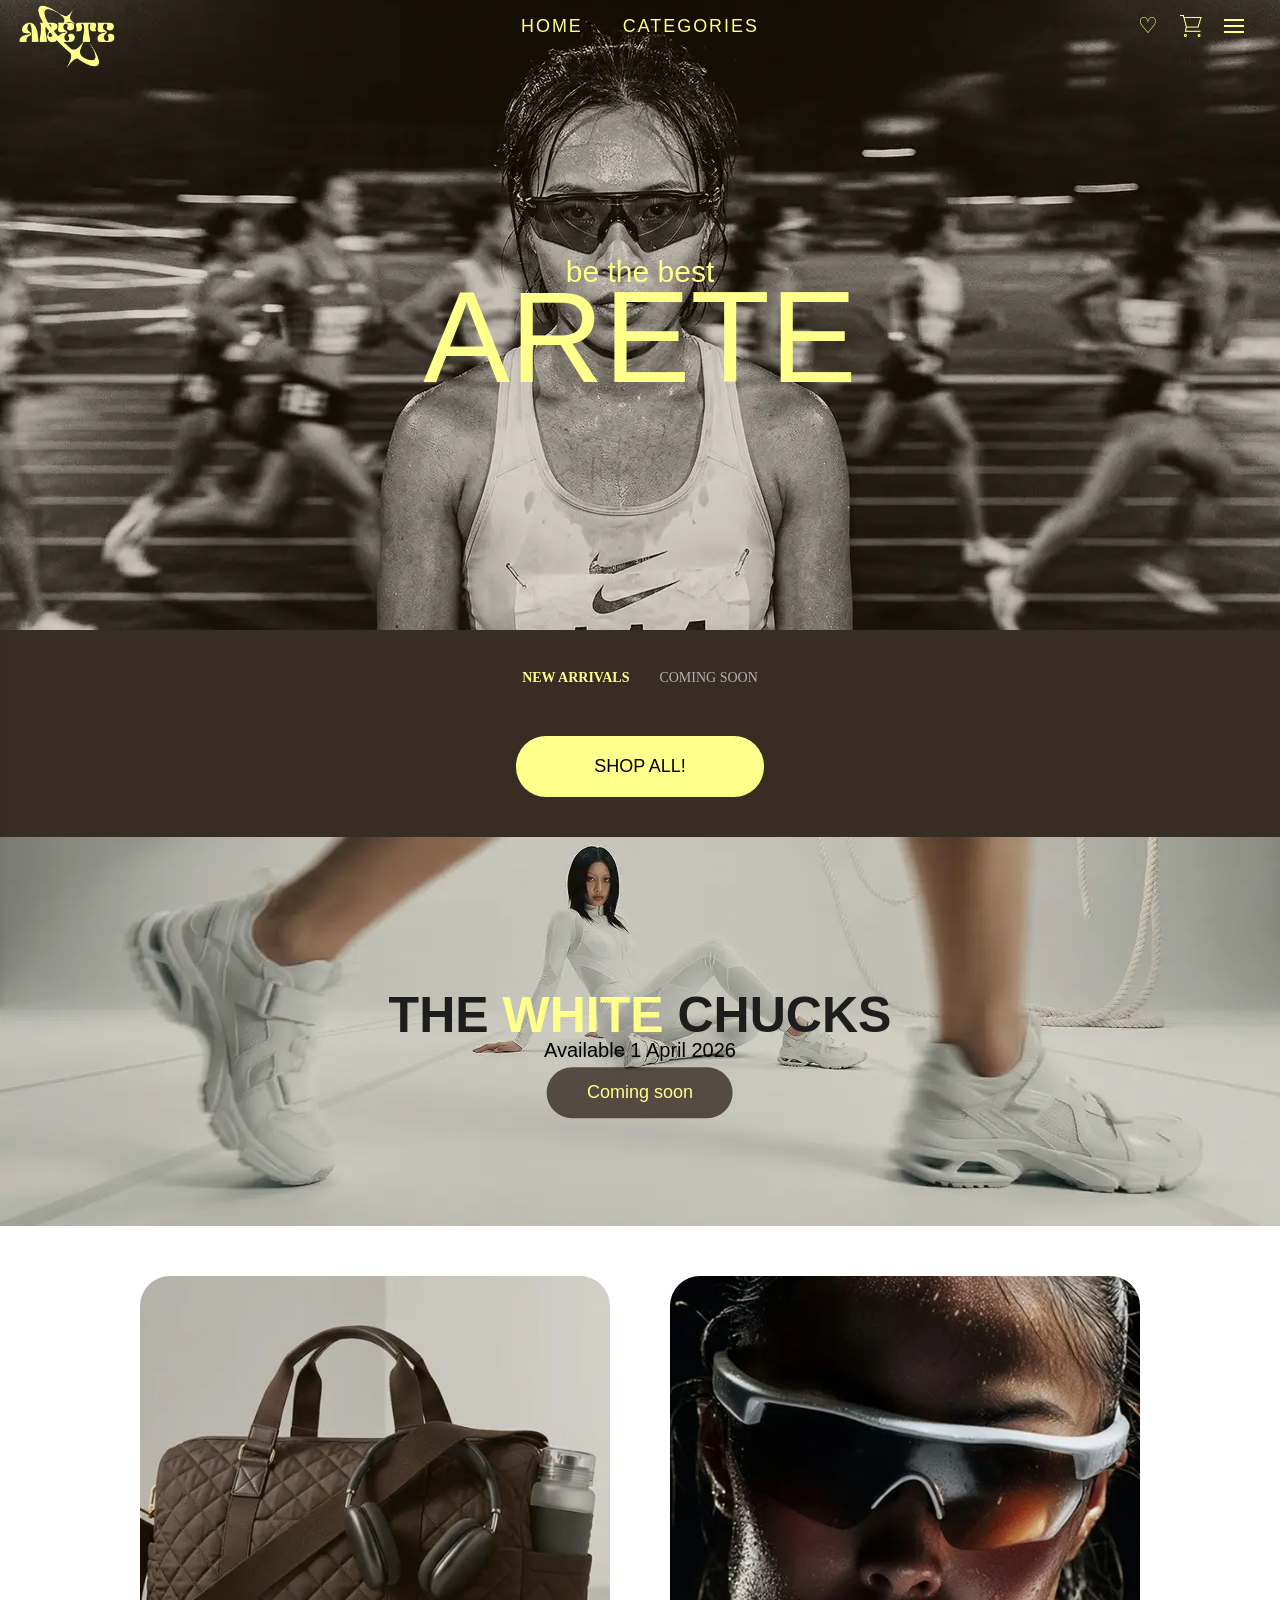
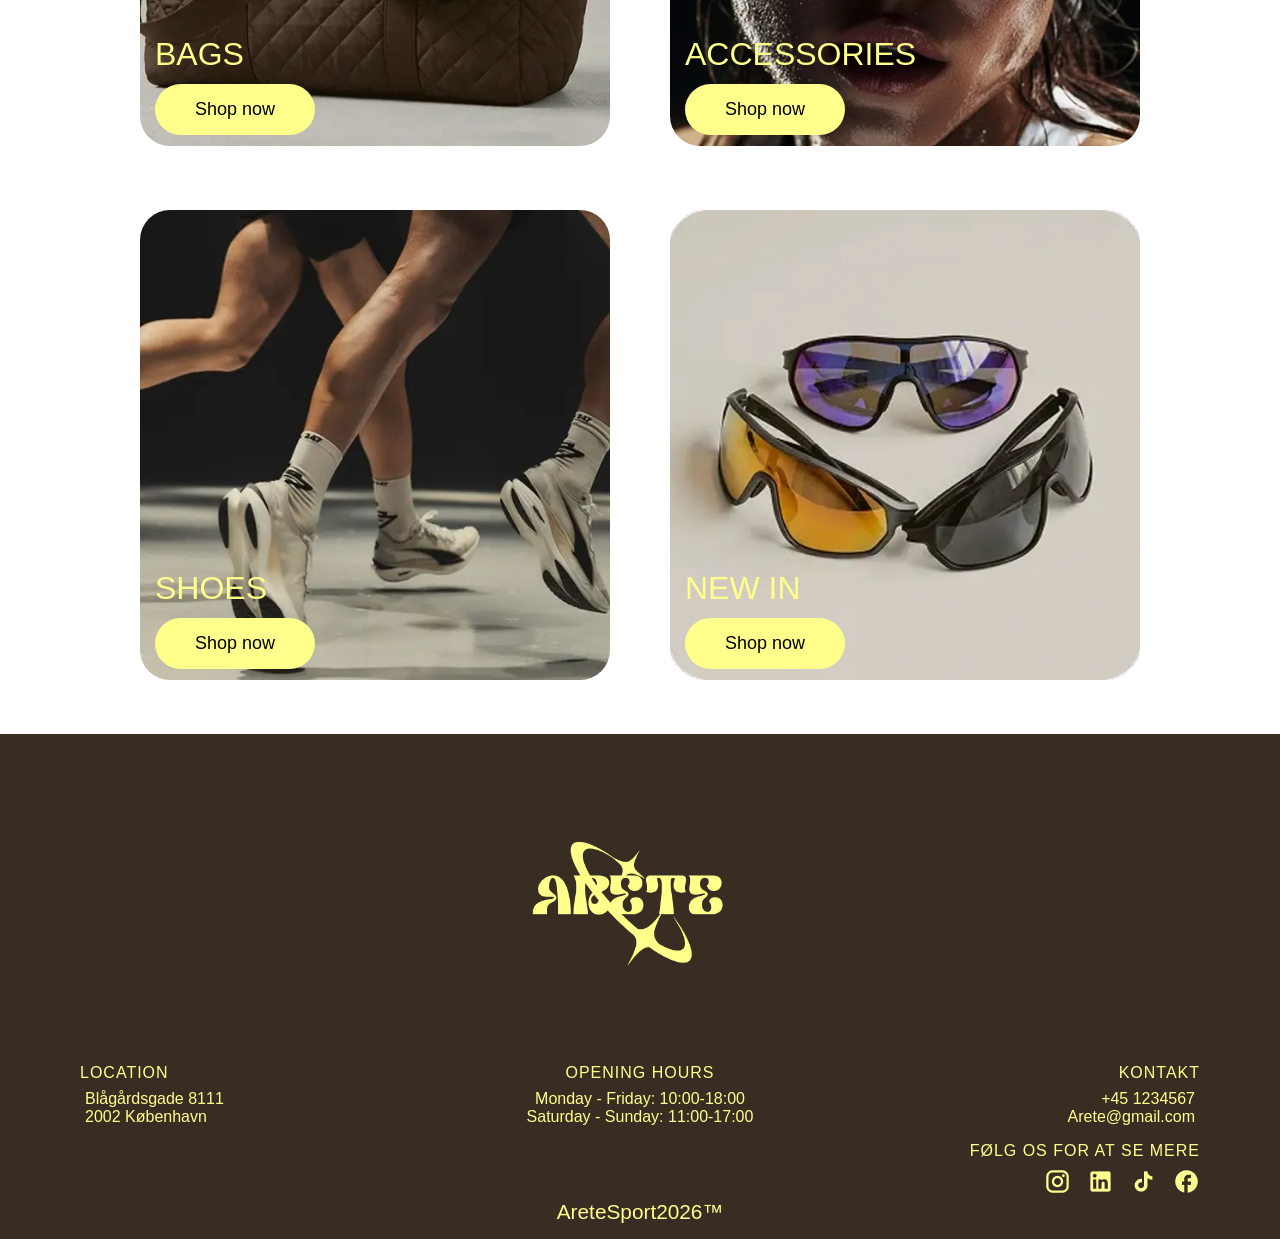
<file: index.html>
<!doctype html>
<html lang="en">
  <head>
    <meta charset="UTF-8" />
    <meta name="viewport" content="width=device-width, initial-scale=1.0" />
    <title>ARETE</title>
    <link rel="icon" type="image/svg+xml" href="img.categorylist/favicon2.png" />
    <link rel="stylesheet" href="css/generel.css" />
    <link rel="stylesheet" href="css/index.css" />
    <link rel="stylesheet" href="css/cart.css" />
    <link rel="stylesheet" href="css/favourites.css" />
    <link rel="stylesheet" href="fonts/AlbertSans-VariableFont_wght.woff" />
    <link rel="stylesheet" href="fonts/Archivo-VariableFont_wdth,wght.woff" />
    <link rel="stylesheet" href="fonts/ArchivoBlack-Regular.woff" />
    <link rel="stylesheet" href="fonts/ArchivoNarrow-VariableFont_wght.woff" />
  </head>
  <body>
    <header>
      <div class="topbar">
        <a class="logo" href="index.html">
          <img src="img.categorylist/logo4.png" alt="Logo" />
        </a>

        <nav class="main-nav" aria-label="Primær navigation">
          <a href="index.html">HOME</a>
          <a href="categorylist.html">CATEGORIES</a>
        </nav>

        <div class="actions">
          <button id="favorites-icon" class="nav-icon">♡<span class="favorites-bubble">0</span></button>
          <img src="img.categorylist/Vector_result.webp" alt="kurv" class="icon" />
          <!--  <div id="cart-icon">
            <i class="ri-shopping-cart-2-line"></i>
            <span class="cart-item-count"></span>
          </div> -->

          <button class="burger" id="burgerBtn"><span></span><span></span><span></span></button>
          <div class="burger-dropdown" id="burgerDropdown">
            <a href="index.html">HOME</a>
            <a href="categorylist.html">CATEGORIES</a>
          </div>
        </div>
      </div>
    </header>

    <div class="cart">
      <h2>Your Cart</h2>
      <div class="cart-content">
        <div class="cart-box"></div>
        <div class="total">
          <div class="total-title">Total</div>
          <div class="total-price">DKK,-</div>
        </div>
        <button class="btn-buy">Go to checkout</button>
        <i class="ri-close-line" id="cart-close"></i>
      </div>
    </div>

    <main>
      <section class="hero">
        <img class="heropicture" src="img.index/landing.webp" />
        <p class="subtitle">be the best</p>
        <h1 class="hero-title">ARETE</h1>
      </section>

      <section class="products">
        <div class="product-tabs">
          <span class="active">NEW ARRIVALS</span>
          <span class="coming-soon">COMING SOON</span>
        </div>

        <div class="product-grid"></div>

        <div class="shop-all">
          <button href="categorylist.html">SHOP ALL!</button>
        </div>
      </section>

      <section class="promo">
        <img class="chucks" src="img.index/chucks.webp" />
        <div class="promo-indhold">
          <h2 class="chucks-h2">THE <span>WHITE</span> CHUCKS</h2>
          <p class="chucks-p">Available 1 April 2026</p>
          <button href="" class="shop-now">Coming soon</button>
        </div>
      </section>

      <section class="categories">
        <div class="category">
          <img src="img.index/b1.webp" alt="tasker" />
          <h3>BAGS</h3>
          <!-- <button href="https://www.dr.dk/" class="shop-now">Shop now</button> -->
          <a href="productlist.html?category=womens-bags" class="shop-now">Shop now</a>
        </div>
        <!-- productlist.html?category=womens-bags -->
        <div class="category">
          <img src="img.index/b2.webp" alt="accessories" />
          <h3>ACCESSORIES</h3>
          <a href="categorylist.html" class="shop-now">Shop now</a>
        </div>

        <div class="category">
          <img src="img.index/b3.webp" alt="sko" />
          <h3>SHOES</h3>
          <a href="categorylist.html" class="shop-now">Shop now</a>
        </div>

        <div class="category">
          <img src="img.index/Sunglasses.webp" alt="Nye arrivals" />
          <h3>NEW IN</h3>
          <a href="productlist.html?category=sunglasses" class="shop-now">Shop now</a>
        </div>
      </section>
    </main>

    <footer class="footer">
      <!-- <h2 class="footer-title">ARETE</h2> -->
      <img class="footerlogo" src="img.categorylist/logo4.png" />
      <div class="grid-3">
        <div class="footer-section-location">
          <h3>LOCATION</h3>
          <p>Blågårdsgade 8111<br />2002 København</p>
        </div>
        <div class="footer-section-hours">
          <h3>OPENING HOURS</h3>
          <p>
            Monday - Friday: 10:00-18:00<br />
            Saturday - Sunday: 11:00-17:00
          </p>
        </div>
        <div class="footer-section-contact">
          <h3>KONTAKT</h3>
          <p>+45 1234567<br />Arete@gmail.com</p>

          <h3>FØLG OS FOR AT SE MERE</h3>
          <div class="icons">
            <img src="icons.footer/insta.webp" />
            <img src="icons.footer/linkedin.webp" />
            <img src="icons.footer/tiktok.webp" />
            <img src="icons.footer/facebook.webp" />
          </div>
        </div>
      </div>
      <p>AreteSport2026™</p>
    </footer>
    <script src="js/index.js"></script>
  </body>
</html>
</file>
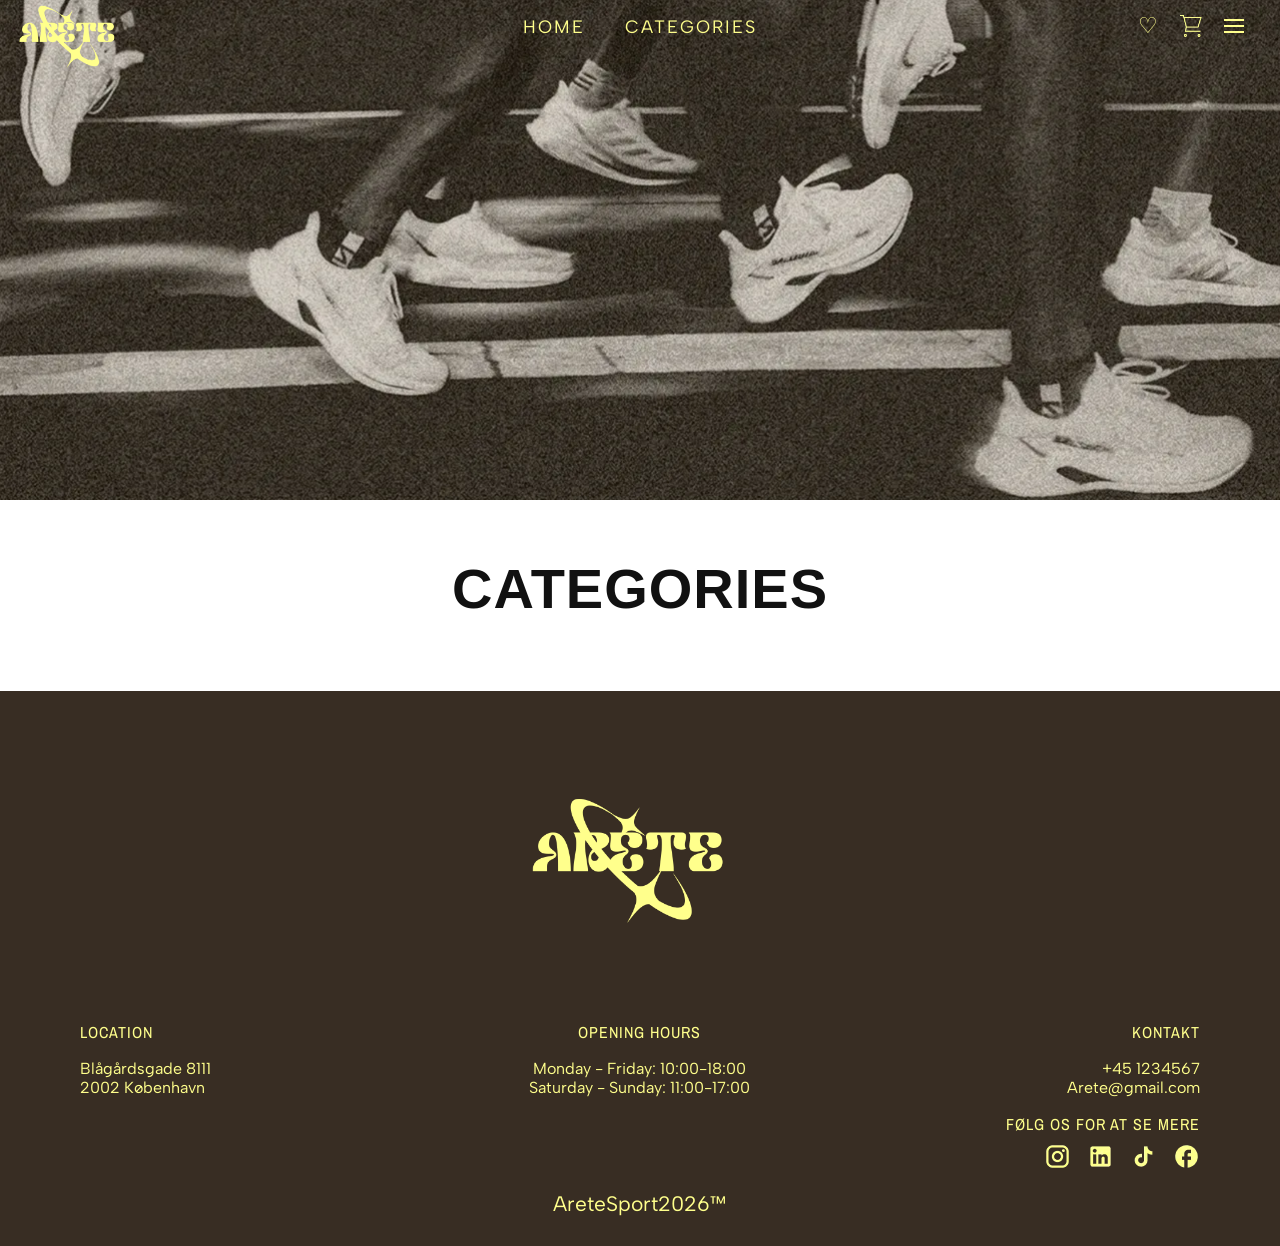
<file: categorylist.html>
<!doctype html>
<html lang="en">
  <head>
    <meta charset="UTF-8" />
    <meta name="viewport" content="width=device-width, initial-scale=1.0" />
    <title>ARETE</title>
    <link rel="icon" type="image/svg+xml" href="img.categorylist/favicon2.png" />
    <link rel="stylesheet" href="css/generel.css" />
    <link rel="stylesheet" href="css/categorylist.css" />
    <link rel="stylesheet" href="css/generel.css" />
    <link rel="stylesheet" href="fonts/AlbertSans-VariableFont_wght.woff" />
    <link rel="stylesheet" href="fonts/Archivo-VariableFont_wdth,wght.woff" />
    <link rel="stylesheet" href="fonts/ArchivoBlack-Regular.woff" />
    <link rel="stylesheet" href="fonts/ArchivoNarrow-VariableFont_wght.woff" />
    <script src="js/categorylist.js" defer></script>
  </head>
  <!-- HERO -->
  <body>
    <header class="hero">
      <!-- topbar oven på billedet -->
      <div class="topbar">
        <a href="/" class="logo"><img src="img.categorylist/logo4.png" alt="logo" /></a>

        <nav class="main-nav" aria-label="Primær navigation">
          <a href="index.html">HOME</a>
          <a href="categorylist.html">CATEGORIES</a>
        </nav>

        <div class="actions">
          <button class="nav-icon">♡</button>
          <img src="img.categorylist/Vector_result.webp" alt="kurv" class="icon" />

          <button class="burger" id="burgerBtn"><span></span><span></span><span></span></button>
          <div class="burger-dropdown" id="burgerDropdown">
            <a href="index.html">HOME</a>
            <a href="categorylist.html">CATEGORIES</a>
          </div>
        </div>
      </div>
    </header>

    <!-- MAIN -->
    <main>
      <section class="section accessories">
        <h1 class="section-title">CATEGORIES</h1>

        <div class="cards"></div>
      </section>
    </main>
    <footer class="footer">
      <img class="footerlogo" src="img.categorylist/logo4.png" />
      <div class="grid-3">
        <div class="footer-section-location">
          <h3>LOCATION</h3>
          <p>Blågårdsgade 8111<br />2002 København</p>
        </div>
        <div class="footer-section-hours">
          <h3>OPENING HOURS</h3>
          <p>
            Monday - Friday: 10:00-18:00<br />
            Saturday - Sunday: 11:00-17:00
          </p>
        </div>
        <div class="footer-section-contact">
          <h3>KONTAKT</h3>
          <p>+45 1234567<br />Arete@gmail.com</p>

          <h3>FØLG OS FOR AT SE MERE</h3>
          <div class="icons">
            <img src="icons.footer/insta.webp" />
            <img src="icons.footer/linkedin.webp" />
            <img src="icons.footer/tiktok.webp" />
            <img src="icons.footer/facebook.webp" />
          </div>
        </div>
      </div>
      <p>AreteSport2026™</p>
    </footer>
  </body>
</html>
</file>
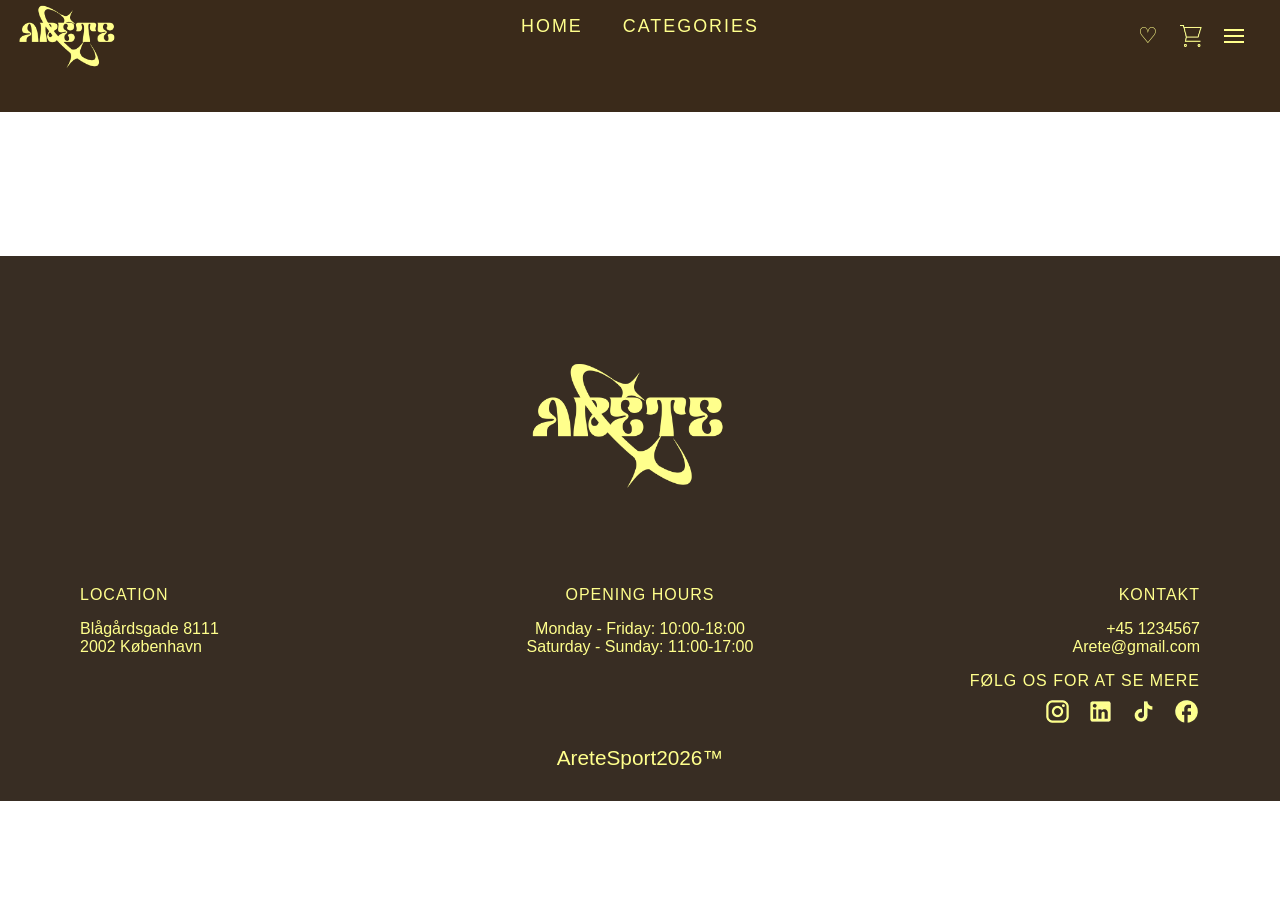
<file: productdetail.html>
<!doctype html>
<html lang="en">
  <head>
    <meta charset="UTF-8" />
    <meta name="viewport" content="width=device-width, initial-scale=1.0" />
    <title>ARETE</title>
    <link rel="icon" type="image/svg+xml" href="img.categorylist/favicon2.png" />
    <link rel="stylesheet" href="css/generel.css" />
    <link rel="stylesheet" href="css/productdetail.css" />
    <link rel="stylesheet" href="css/favourites.css" />
    <link rel="stylesheet" href="css/generel.css" />
    <link rel="stylesheet" href="css/cart.css" />
    <link rel="stylesheet" href="fonts/AlbertSans-VariableFont_wght.woff" />
    <link rel="stylesheet" href="fonts/Archivo-VariableFont_wdth,wght.woff" />
    <link rel="stylesheet" href="fonts/ArchivoBlack-Regular.woff" />
    <link rel="stylesheet" href="fonts/ArchivoNarrow-VariableFont_wght.woff" />
  </head>
  <body>
    <header>
      <div class="topbar">
        <a href="index.html" class="logo"><img src="img.categorylist/logo4.png" alt="logo" /></a>

        <nav class="main-nav">
          <a href="index.html">HOME</a>
          <a href="categorylist.html">CATEGORIES</a>
        </nav>

        <div class="actions">
          <button class="nav-icon">♡</button>
          <img src="img.categorylist/Vector_result.webp" alt="kurv" class="icon" />

          <button class="burger" id="burgerBtn"><span></span><span></span><span></span></button>

          <div class="burger-dropdown" id="burgerDropdown">
            <a href="index.html">HOME</a>
            <a href="categorylist.html">CATEGORIES</a>
          </div>
        </div>
      </div>
    </header>
    <main class="product-page"></main>
    <footer class="footer">
      <!-- <h2 class="footer-title">ARETE</h2> -->
      <img class="footerlogo" src="img.categorylist/logo4.png" />
      <div class="grid-3">
        <div class="footer-section-location">
          <h3>LOCATION</h3>
          <p>Blågårdsgade 8111<br />2002 København</p>
        </div>
        <div class="footer-section-hours">
          <h3>OPENING HOURS</h3>
          <p>
            Monday - Friday: 10:00-18:00<br />
            Saturday - Sunday: 11:00-17:00
          </p>
        </div>
        <div class="footer-section-contact">
          <h3>KONTAKT</h3>
          <p>+45 1234567<br />Arete@gmail.com</p>

          <h3>FØLG OS FOR AT SE MERE</h3>
          <div class="icons">
            <img src="icons.footer/insta.webp" />
            <img src="icons.footer/linkedin.webp" />
            <img src="icons.footer/tiktok.webp" />
            <img src="icons.footer/facebook.webp" />
          </div>
        </div>
      </div>
      <p>AreteSport2026™</p>
    </footer>
    <script src="js/productdetail.js"></script>
    <script src="js/generel.js"></script>
    <script src="js/cart.js"></script>
    <script src="js/favorite.js"></script>
  </body>
</html>
</file>
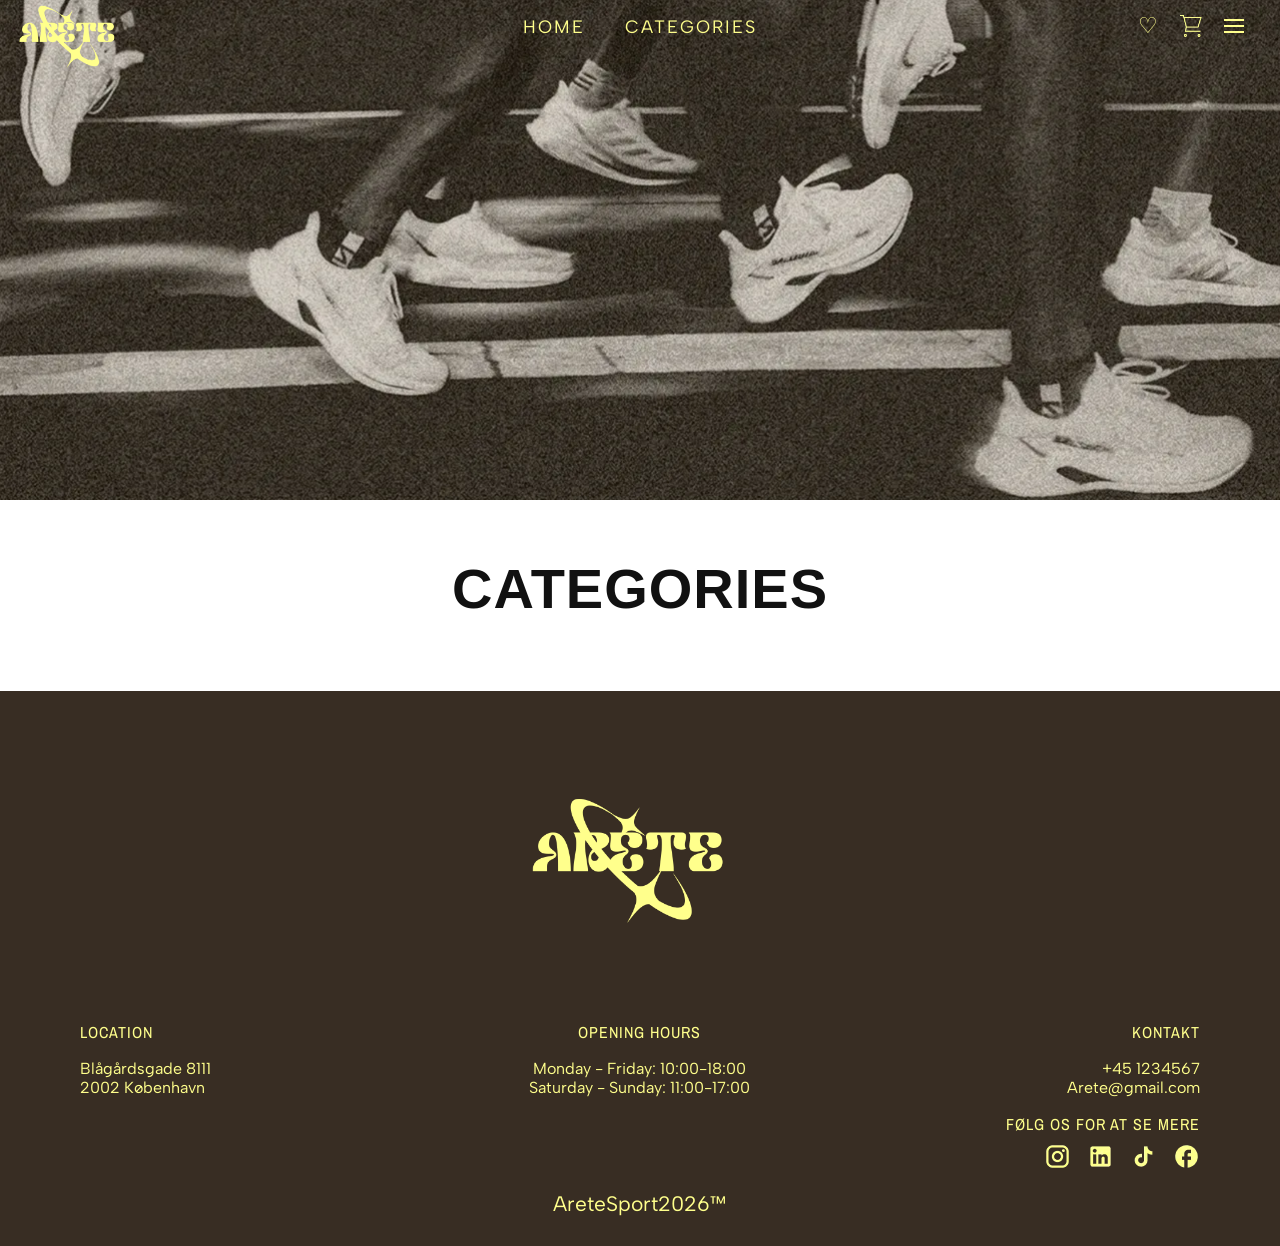
<file: html/categorylist.html>
<!doctype html>
<html lang="en">
  <head>
    <meta charset="UTF-8" />
    <meta name="viewport" content="width=device-width, initial-scale=1.0" />
    <title>ARETE</title>
    <link rel="icon" type="image/svg+xml" href="/img.categorylist/favicon2.png" />
    <link rel="stylesheet" href="/css/generel.css" />
    <link rel="stylesheet" href="/css/categorylist.css" />
    <link rel="stylesheet" href="/css/generel.css" />
    <link rel="stylesheet" href="../fonts/AlbertSans-VariableFont_wght.woff" />
    <link rel="stylesheet" href="../fonts/Archivo-VariableFont_wdth,wght.woff" />
    <link rel="stylesheet" href="../fonts/ArchivoBlack-Regular.woff" />
    <link rel="stylesheet" href="../fonts/ArchivoNarrow-VariableFont_wght.woff" />
    <script src="../js/categorylist.js" defer></script>
  </head>
  <!-- HERO -->
  <body>
    <header class="hero">
      <!-- topbar oven på billedet -->
      <div class="topbar">
        <a href="/" class="logo"><img src="/img.categorylist/logo4.png" alt="logo" /></a>

        <nav class="main-nav" aria-label="Primær navigation">
          <a href="/html/index.html">HOME</a>
          <a href="/html/categorylist.html">CATEGORIES</a>
        </nav>

        <div class="actions">
          <button class="nav-icon">♡</button>
          <img src="/img.categorylist/Vector_result.webp" alt="kurv" class="icon" />

          <button class="burger" id="burgerBtn"><span></span><span></span><span></span></button>
          <div class="burger-dropdown" id="burgerDropdown">
            <a href="/html/index.html">HOME</a>
            <a href="/html/categorylist.html">CATEGORIES</a>
          </div>
        </div>
      </div>
    </header>

    <!-- MAIN -->
    <main>
      <section class="section accessories">
        <h1 class="section-title">CATEGORIES</h1>

        <div class="cards"></div>
      </section>
    </main>
    <footer class="footer">
      <img class="footerlogo" src="../img.categorylist/logo4.png" />
      <div class="grid-3">
        <div class="footer-section-location">
          <h3>LOCATION</h3>
          <p>Blågårdsgade 8111<br />2002 København</p>
        </div>
        <div class="footer-section-hours">
          <h3>OPENING HOURS</h3>
          <p>
            Monday - Friday: 10:00-18:00<br />
            Saturday - Sunday: 11:00-17:00
          </p>
        </div>
        <div class="footer-section-contact">
          <h3>KONTAKT</h3>
          <p>+45 1234567<br />Arete@gmail.com</p>

          <h3>FØLG OS FOR AT SE MERE</h3>
          <div class="icons">
            <img src="../icons.footer/insta.webp" />
            <img src="../icons.footer/linkedin.webp" />
            <img src="../icons.footer/tiktok.webp" />
            <img src="../icons.footer/facebook.webp" />
          </div>
        </div>
      </div>
      <p>AreteSport2026™</p>
    </footer>
  </body>
</html>
</file>
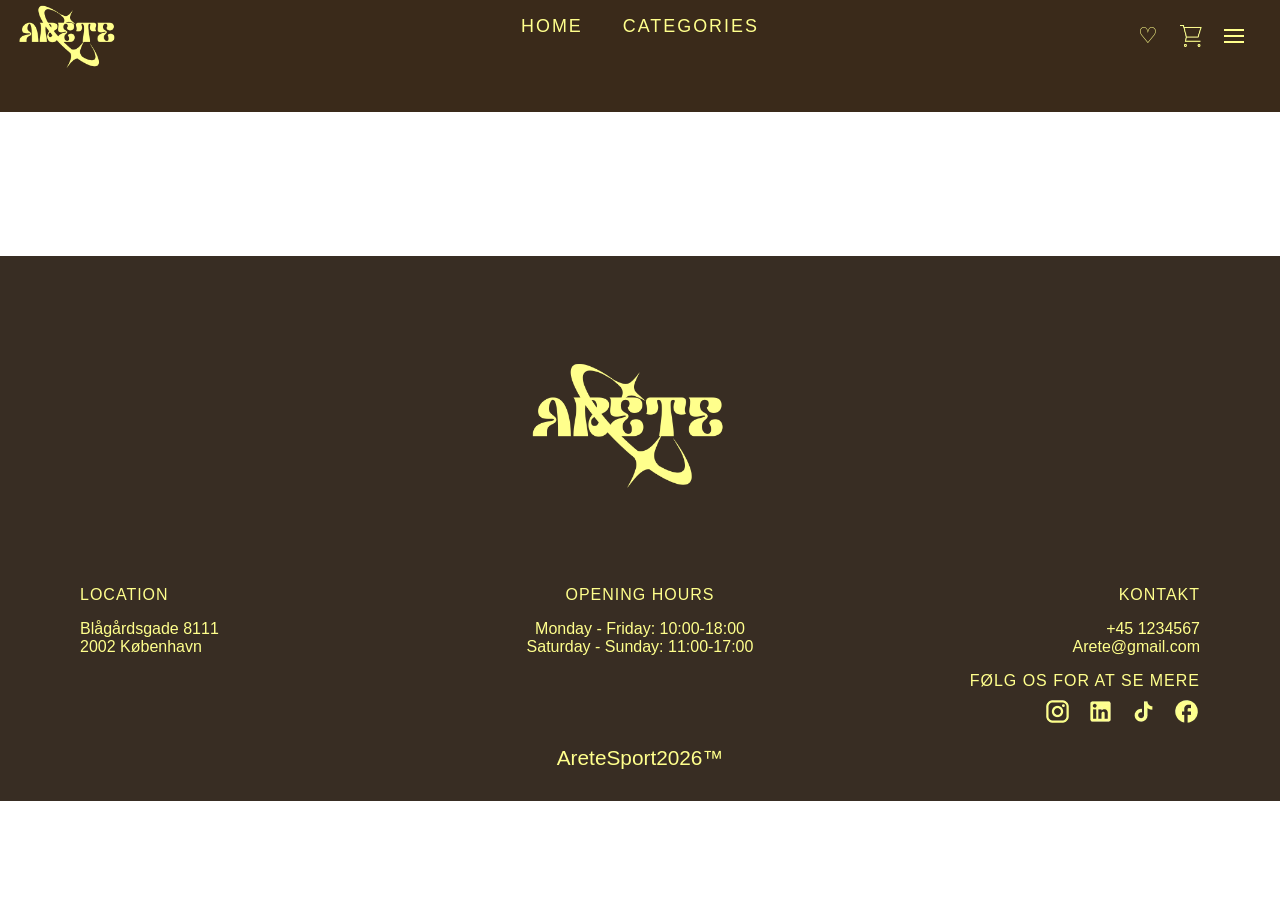
<file: html/productdetail.html>
<!doctype html>
<html lang="en">
  <head>
    <meta charset="UTF-8" />
    <meta name="viewport" content="width=device-width, initial-scale=1.0" />
    <title>ARETE</title>
    <link rel="icon" type="image/svg+xml" href="/img.categorylist/favicon2.png" />
    <link rel="stylesheet" href="/css/generel.css" />
    <link rel="stylesheet" href="/css/productdetail.css" />
    <link rel="stylesheet" href="../css/generel.css" />
    <link rel="stylesheet" href="../css/favourites.css" />
    <link rel="stylesheet" href="../css/cart.css" />
    <link rel="stylesheet" href="../fonts/AlbertSans-VariableFont_wght.woff" />
    <link rel="stylesheet" href="../fonts/Archivo-VariableFont_wdth,wght.woff" />
    <link rel="stylesheet" href="../fonts/ArchivoBlack-Regular.woff" />
    <link rel="stylesheet" href="../fonts/ArchivoNarrow-VariableFont_wght.woff" />
  </head>
  <body>
    <header>
      <div class="topbar">
        <a href="index.html" class="logo"><img src="/img.categorylist/logo4.png" alt="logo" /></a>

        <nav class="main-nav">
          <a href="index.html">HOME</a>
          <a href="categorylist.html">CATEGORIES</a>
        </nav>

        <div class="actions">
          <button class="nav-icon">♡</button>
          <img src="/img.categorylist/Vector_result.webp" alt="kurv" class="icon" />

          <button class="burger" id="burgerBtn"><span></span><span></span><span></span></button>

          <div class="burger-dropdown" id="burgerDropdown">
            <a href="index.html">HOME</a>
            <a href="categorylist.html">CATEGORIES</a>
          </div>
        </div>
      </div>
    </header>
    <main class="product-page"></main>
    <footer class="footer">
      <!-- <h2 class="footer-title">ARETE</h2> -->
      <img class="footerlogo" src="../img.categorylist/logo4.png" />
      <div class="grid-3">
        <div class="footer-section-location">
          <h3>LOCATION</h3>
          <p>Blågårdsgade 8111<br />2002 København</p>
        </div>
        <div class="footer-section-hours">
          <h3>OPENING HOURS</h3>
          <p>
            Monday - Friday: 10:00-18:00<br />
            Saturday - Sunday: 11:00-17:00
          </p>
        </div>
        <div class="footer-section-contact">
          <h3>KONTAKT</h3>
          <p>+45 1234567<br />Arete@gmail.com</p>

          <h3>FØLG OS FOR AT SE MERE</h3>
          <div class="icons">
            <img src="../icons.footer/insta.webp" />
            <img src="../icons.footer/linkedin.webp" />
            <img src="../icons.footer/tiktok.webp" />
            <img src="../icons.footer/facebook.webp" />
          </div>
        </div>
      </div>
      <p>AreteSport2026™</p>
    </footer>
    <script src="/js/productdetail.js"></script>
    <script src="/js/generel.js"></script>
    <script src="/js/cart.js"></script>
    <script src="/js/favorite.js"></script>
  </body>
</html>
</file>
<file: css/generel.css>
body {
  margin: 0;
}

.footerlogo {
  height: 300px;
}

/* TYPOGRAFI */
h1 {
  font-family: "Archivo Black", sans-serif;
  font-weight: 400;
}
h2 {
  font-family: "Archivo", sans-serif;
  font-weight: 400;
}
h3 {
  font-family: "Archivo Narrow", sans-serif;
  font-weight: 400;
}
p,
a {
  font-family: "Albert Sans", sans-serif;
  font-weight: 400;
}

/* FOOTER */
.footer {
  background: #382d23;
  color: #ffff8c;
  padding: 2rem 1.5rem;
  text-align: center;
}

.footer_title {
  font-size: 40px;
  font-weight: bold;
}

.footer-section {
  margin-bottom: 2rem;
}

.footer h3 {
  margin-bottom: 0.5rem;
  font-size: 1rem;
  letter-spacing: 1px;
}

.footer .brand h2 {
  font-size: 2rem;
  margin-bottom: 0.3rem;
}

.icons {
  display: flex;
  justify-content: center;
  gap: 1rem;
}

.logo img {
  width: 200px;
}

/* DESKTOP */
@media (min-width: 800px) {
  .footer {
    padding: 10px 80px;
    gap: 40px;
  }

  .grid-3 {
    display: grid;
    grid-template-columns: 1fr 1fr 1fr;
  }

  .footer-title {
    font-size: 80px;
    font-weight: bold;
  }

  .footer-section h2 {
    font-size: 2.2rem;
    margin-bottom: 20px;
  }

  .footer-section h3 {
    font-size: 1.1rem;
    margin-bottom: 10px;
  }

  .footer-section p {
    line-height: 1.6;
    font-size: 0.95rem;
  }

  .footer-section-location h2 {
    font-size: 2.5rem;
    margin-bottom: 25px;
  }

  .footer-section-location {
    text-align: start;
  }

  .footer-section-contact,
  .footer-section-social {
    text-align: end;
  }

  .icons {
    justify-content: end;
  }

  .footer > p:last-of-type {
    font-size: 1.3rem;
  }
}

/* MOBIL – SKJUL HOME + CATEGORIES */
@media (max-width: 800px) {
  .main-nav {
    display: none !important;
  }

  .topbar {
    grid-template-columns: auto 1fr auto;
    padding: 10px 20px;
    margin-top: 0;
  }

  .logo img {
    width: 120px;
    margin-left: 0;
    margin-top: 0;
  }

  .actions {
    gap: 12px;
  }
}

/* HEADER – FÆLLES */
.topbar {
  z-index: 2;
  position: absolute;
  inset: 0 0 auto 0;
  display: grid;
  grid-template-columns: 1fr auto 1fr;
  align-items: center;
  padding: 1px 30px;
  margin-top: -60px;
}

.logo img {
  margin-top: 1em;
  width: 150px;
  margin-left: -2em;
}

.main-nav {
  justify-self: center;
  display: flex;
  gap: clamp(16px, 4vw, 40px);
}

.main-nav a {
  color: #ffff8c;
  text-decoration: none;
  font-size: clamp(12px, 1.4vw, 18px);
  letter-spacing: 2px;
}

.actions {
  justify-self: end;
  display: flex;
  align-items: center;
  gap: 16px;
  margin-left: 13em;
}

.icon {
  width: 22px;
  height: 22px;
  color: #ffff8c;
}

.nav-icon {
  background: none;
  border: none;
  color: #ffff8c;
  font-size: 22px;
  cursor: pointer;
}

.burger {
  background: transparent;
  border: 0;
  padding: 6px;
  display: inline-flex;
  flex-direction: column;
  gap: 4px;
  cursor: pointer;
  color: #ffff8c;
}

.burger span {
  width: 20px;
  height: 2px;
  background: #ffff8c;
}

.burger-dropdown {
  position: absolute;
  top: 70px;
  right: 0;
  background: #3a2a1a;
  border: 1px solid #ffff8c;
  border-radius: 8px;
  padding: 15px 20px;
  display: none;
  flex-direction: column;
  gap: 12px;
  z-index: 999;
}

.burger-dropdown a {
  color: #ffff8c;
  text-decoration: none;
  font-size: 16px;
}

.burger-dropdown.open {
  display: flex;
  margin-top: 50px;
}
</file>
<file: css/index.css>
.hero {
  position: relative;
  height: 70vh;
  display: flex;
  flex-direction: column;
  justify-content: center;
  align-items: center;
  overflow: hidden;
}
.heropicture {
  position: absolute;
  width: 100%;
  height: 100%;
  object-fit: cover;
  top: 0;
  left: 0;
  z-index: -2;
}

.hero-title {
  font-size: 130px;
  color: #ffff8c;
  margin-bottom: -2rem;
}

.subtitle {
  font-size: 30px;
  color: #ffff8c;
  margin-bottom: -4.5em;
}

/* solbrille produkterne */
.products {
  padding: 40px 20px;
  background: #382d23;
}

.product-tabs {
  display: flex;
  justify-content: center;
  gap: 30px;
  margin-bottom: 30px;
}
.card-info {
  /* position: absolute;
  scroll-snap-align: start; */
  margin-top: 40px;
  display: flex;
  flex-direction: column;
  gap: 5px;
}
.card-info h3,
p {
  margin: 5px;
}
.product-tabs span {
  font-size: 14px;
}
.coming-soon {
  color: #cdcdcdd4;
}
.coming-soon:hover {
  color: aliceblue;
}

.product-tabs .active {
  font-weight: bold;
  color: #ffff8c;
}
.product-tabs .active:hover {
  color: yellow;
}

.product-grid {
  display: flex;
  gap: 20px;
  overflow-x: auto;
  scroll-snap-type: x mandatory;
  scroll-behavior: smooth;
  scrollbar-width: none;
  padding-left: 20px;
  scroll-padding-left: 20px;
}
.product-grid::-webkit-scrollbar {
  display: none;
}

.product-card {
  flex: 0 0 75%;
  scroll-snap-align: start;
  flex: 0 0 220px;
  background: white;
  border-radius: 10px;
  padding: 12px;
  border: solid yellow;
}

.product-img img {
  width: 100%;
  height: 150px;
  object-fit: cover;
  border-radius: 10px;
}

.product-img {
  width: 100%;
  height: 100px;
  background: #ccc;
  margin-bottom: 10px;
}

.seemore {
  background: #ffff8c;
  padding: 10px 20px;
  border-radius: 10px;
  text-decoration: none;
  color: black;
  font-weight: 500;
}
.seemore a {
  margin-top: 2em;
}

.color {
  width: 12px;
  height: 12px;
  border-radius: 50%;
  background: #ccc;
}

.shop-all {
  display: flex;
  justify-content: center;
  margin-top: -10em;
}
.shop-all button {
  background: #ffff8c;
  color: black;
  border: none;
  border-radius: 30px;
  font-size: 18px;
  margin-top: 10em;
  width: 40%;
}
/* slutningen */

.promo {
  width: 100%;
  position: relative;
}
.promo-indhold {
  position: absolute;
  top: 50%;
  left: 50%;
  transform: translate(-50%, -50%);
  text-align: center;
}
.promo-indhold button {
  background: #382d23cc;
  border: none;
  padding: 8px 30px;
  border-radius: 40px;
  font-size: 18px;
  color: #ffff8c;
}
.chucks {
  width: 100%;
  display: block;
}
.chucks-h2 {
  font-size: 30px;
  font-weight: bold;
  margin-bottom: -5px;
  color: rgb(29, 29, 29);
}
.chucks-h2 span {
  color: #ffff8c;
}
.chucks-p {
  font-size: 20px;
  margin-top: 0;
}
.shop-now {
  background: #ffff8c;
  border: none;
  padding: 15px 40px;
  border-radius: 40px;
  font-size: 18px;
}

.categories {
  display: grid;
  grid-template-columns: repeat(2, 1fr);
  gap: 20px;
  padding: 40px 20px;
}
.category {
  /* overflow: hidden; */
  position: relative;
  /* height: 350px; */
  text-align: left;
}

.category img {
  width: 100%;
  object-fit: cover;
  border-radius: 30px;
}

.category h3,
.category .shop-now {
  position: absolute;
  left: 15px;
  font-weight: 100;
}
.category h3 {
  bottom: 45px;
  font-size: x-large;
  color: #ffff8c;
  font-weight: 100;
}

.category .shop-now {
  bottom: 15px;
  text-decoration: none;
  color: black;
  font-weight: 400;
}

@media (min-width: 800px) {
  .product-card {
    flex: 0 0 calc(25% - 15px);
  }
  .seemore {
    width: 30%;
  }
  .footerlogo {
    height: 300px;
  }
  .product-img {
    width: 100%;
    height: 50%;
    background: #ccc;
  }

  .shop-all button {
    cursor: pointer;
    padding: 20px 60px;
    width: 20%;
  }
  .shop-all button:hover {
    background-color: yellow;
    color: #382d23;
  }
  .promo-indhold button {
    background: #382d23cc;
    border: none;
    padding: 15px 40px;
    border-radius: 40px;
    font-size: 18px;
    color: #ffff8c;
  }
  .product-img img {
    width: 100%;
    height: 250px;
    object-fit: cover;
    border-radius: 10px;
  }

  button,
  span {
    cursor: pointer;
  }
  .chucks-h2 {
    font-size: 50px;
  }
  .categories {
    gap: 60px;
    padding: 50px 60px;
    margin-right: 5em;
    margin-left: 5em;
  }

  .category {
    height: 100%;
  }
  .shop-now:hover {
    background-color: #382d23;
    color: #ffff8c;
  }
  .category h3 {
    bottom: 45px;
    font-size: xx-large;
    color: #ffff8c;
    font-weight: 100;
  }
}
</file>
<file: css/cart.css>
#cart-icon {
  position: relative;
  display: flex;
  font-size: 30px;
  cursor: pointer;
  color: #ffff8c;
}
#cart-icon .cart-item-count {
  position: absolute;
  top: 0;
  right: -6px;
  width: 20px;
  height: 20px;
  background: rgb(232, 116, 219);
  border-radius: 50%;
  color: white;
  font-size: 12px;
  display: flex;
  align-items: center;
  justify-content: center;
  visibility: hidden;
}
.product-box .price-box {
  display: flex;
  justify-content: space-between;
  align-items: center;
}

.price-box .price {
  font-size: 18px;
}
.price-box .add-cart {
  padding: 10px;
  font-size: 14px;
  cursor: pointer;
  color: black;
}

.cart {
  position: fixed;
  top: 0;
  right: 100%;
  width: 360px;
  height: 100%;
  background: #fff;
  box-shadow: -2px 0 10px rgba(0, 0, 0, 0.1);
  padding: 65px 20px 40px;
  z-index: 100;
  overflow: auto;
  transition: 0.5s;
}
.cart.active {
  right: 0;
}

.cart-title {
  text-align: center;
  font-size: 30px;
}

.cart-box {
  display: flex;
  align-items: center;
  margin: 20px;
}
.cart-box img {
  width: 120px;
  height: 120px;
  object-fit: cover;
  margin-right: 20px;
}
.cart-detail {
  display: grid;
  gap: 8px;
  margin-right: auto;
}
.cart-product-title {
  font-size: 16px;
  line-height: 1;

  margin-top: 0;
  text-align: start;
}
.cart-price {
  font-weight: 500;
}

.cart-quantity {
  display: flex;
  width: 100px;
  border: 1px solid #999;
  border-radius: 15px;
}
.cart-quantity button {
  background: transparent;
  width: 30px;
  border: none;
  font-size: 20px;
  cursor: pointer;
}
.cart-quantity #decrement {
  color: #999;
}
.cart-quantity .number {
  display: flex;
  justify-content: center;
  align-items: center;
  width: 40px;
  border-left: 1px solid #999;
  border-right: 1px solid #999;
  cursor: default;
}

.cart-remove {
  font-size: 25px;
  cursor: pointer;
}
.total {
  display: flex;
  justify-content: flex-end;
  align-items: center;
  border-top: 1px solid #333;
  margin-top: 20px;
  font-size: 20px;
  font-family: "Archivo", sans-serif;
  font-optical-sizing: auto;
  font-weight: 400;
  font-style: normal;
  font-variation-settings: "wdth" 100;
}

.total-price {
  margin-left: 10px;
  font-weight: 600;
  font-family: "Archivo", sans-serif;
  font-optical-sizing: auto;
  font-weight: 400;
  font-style: normal;
  font-variation-settings: "wdth" 100;
}

.btn-buy {
  display: block;
  padding: 10px 30px;
  background: #fcf9f1;
  border: 0.5px solid black;
  font-size: 13px;
  color: rgb(8, 8, 8);
  border-radius: 20px;
  cursor: pointer;
  margin: 20px auto 0;
  font-family: "Archivo", sans-serif;
  font-optical-sizing: auto;
  font-weight: 400;
  font-style: normal;
  font-variation-settings: "wdth" 100;
}

#cart-close {
  position: absolute;
  top: 20px;
  right: 15px;
  font-size: 35px;
  cursor: pointer;
}
</file>
<file: css/favourites.css>
/* ----------------------------------
   FAVORITES PANEL
---------------------------------- */
.favorites {
  position: fixed;
  top: 0;
  right: 100%;
  width: 360px;
  height: 100%;
  background: #fff;
  box-shadow: -2px 0 10px rgba(0, 0, 0, 0.1);
  padding: 65px 20px 40px;
  z-index: 100;
  overflow-y: auto;
  transition: 0.5s ease;
}

.favorites.active {
  right: 0;
}

#favorites-close {
  position: absolute;
  top: 20px;
  right: 15px;
  font-size: 35px;
  cursor: pointer;
}

/* ----------------------------------
   FAVORITE ITEMS
---------------------------------- */
.fav-item {
  display: flex;
  align-items: center;
  gap: 12px;
  margin-bottom: 16px;
  padding: 8px 0;
  border-bottom: 1px solid #ddd;
}

.fav-item img {
  width: 70px;
  height: 70px;
  object-fit: cover;
  border-radius: 6px;
}

.fav-info {
  display: flex;
  flex: 1;
  justify-content: space-between;
}
.fav-info a {
  font-size: 12px;
  font-family: "Archivo", sans-serif;
  border: 1px solid #000;
  padding: 3px 7px;
  text-decoration: none;
  color: #000;
}
.fav-info a:hover {
  background-color: #333;
  color: #fff;
}
.fav-item p {
  margin: 0;
  font-size: 13px;
  font-family: "Archivo", sans-serif;
}

.remove-fav {
  font-size: 22px;
  cursor: pointer;
  color: #333;
  transition: color 0.2s ease;
}

.remove-fav:hover {
  color: #df221f;
}

.no-favorites {
  text-align: center;
  color: #777;
  font-size: 14px;
  margin-top: 20px;
}

/* ----------------------------------
   HEART BUTTON (THE IMPORTANT PART)
---------------------------------- */

/* Default heart */
.favorite-btn {
  color: #bbb;
  cursor: pointer;
  transition:
    color 0.2s ease,
    transform 0.2s ease;
}

/* When favorited — this MUST override everything */
.favorite-btn.favorited,
.img-box i.favorited {
  color: red !important;
}

/* Hover effect */
.img-box i:hover {
  color: #df221f;
}

/* Pop animation */
.favorite-btn.pop {
  transform: scale(1.4);
}

/* ----------------------------------
   BUBBLE COUNTER
---------------------------------- */
#favorites-icon {
  position: relative;
}

.favorites-bubble {
  position: absolute;
  top: -2px;
  right: -6px;
  background: white;
  color: black;
  font-size: 10px;
  font-weight: bold;
  width: 18px;
  height: 18px;
  border-radius: 50%;
  display: none;
  align-items: center;
  justify-content: center;
  pointer-events: none;
}
</file>
<file: css/categorylist.css>
:root {
  --hero-h: 320px;
  --brand-yellow: #f1ea6b;
  --title: #111;
  --card-bg: #e9e1da;
  --card-radius: 14px;
  --gap: 22px;
}

* {
  box-sizing: border-box;
}
html,
body {
  margin: 0;
  padding: 0;
}
body {
  font-family: var(--font);
  background: #fff;
  color: #111;
}

/* ---------------- HERO ---------------- */
.hero {
  position: relative;
  height: 500px;
  background-image: url("../img.categorylist/hero2_result.webp");
  background-size: cover;
  background-position: center;
}

.hero::before {
  position: absolute;
  inset: 0;
  background: rgba(0, 0, 0, 0.25);
}

/* topbar oven på billedet */
/* .topbar {
  position: absolute;
  inset: 0 0 auto 0;
  display: grid;
  grid-template-columns: 1fr auto 1fr;
  align-items: center;
  padding: 1px 30px;
  margin-top: -49px;
}

/* venstre: logo */
/* .logo img {
  width: 200px;
} */

/* midten: nav */
/* .main-nav {
  justify-self: center;
  display: flex;
  gap: clamp(16px, 4vw, 40px);
  font-family: "Archivo Black", sans-serif;
} */
*/

/* .main-nav a {
  color: #ffff8c;
  text-decoration: none;
  font-weight: 600;
  font-size: clamp(12px, 1.4vw, 18px);
  letter-spacing: 2px;
} */

/* højre: ikoner */
.actions {
  justify-self: end;
  display: flex;
  align-items: center;
  gap: 16px;
}

/* placér dit kurv-ikon med samme klasse for størrelse/farve */
.icon {
  width: 22px;
  height: 22px;
  display: inline-block;
  color: #ffff8c;
}
.nav-icon {
  background: none;
  border: none;
  color: #ffff8c;
  font-size: 22px;
  cursor: pointer;
}
/* burger (kun visuelt – ingen JS) */
.burger {
  background: transparent;
  border: 0;
  padding: 6px;
  display: inline-flex;
  flex-direction: column;
  gap: 4px;
  cursor: pointer;
  color: #ffff8c;
}
.burger span {
  display: block;
  width: 20px;
  height: 2px;
  background: #ffff8c;
}
.burger-dropdown {
  position: absolute;
  top: 130px;
  right: 30px;
  background: #3a2a1a;
  border: 1px solid #ffff8c;
  border-radius: 8px;
  padding: 15px 20px;
  display: none;
  flex-direction: column;
  gap: 12px;
  z-index: 999;
}

.burger-dropdown a {
  color: #ffff8c;
  text-decoration: none;
  font-size: 16px;
}

.burger-dropdown.open {
  display: flex;
}
/* ---------------- SECTION TITLE ---------------- */
.section {
  padding: 32px 20px 48px;
}
.section-title {
  text-align: center;
  font-size: clamp(26px, 5vw, 56px);
  line-height: 1.05;
  letter-spacing: 1px;
  margin: 28px auto 24px;
  color: #111;
  font-weight: 900;
}

/* ---------------- CARDS GRID ---------------- */
.cards {
  width: min(1100px, 100%);
  margin: 0 auto;
  display: grid;
  grid-template-columns: repeat(3, 1fr);
  gap: var(--gap);
}

.card {
  background: #f2eeea;
  overflow: hidden;
  display: grid;
  grid-template-rows: auto min-content;
}

.thumb {
  aspect-ratio: 4 / 3;
  background: var(--card-bg);
  overflow: hidden;
}
.thumb img {
  width: 100%;
  height: 100%;
  object-fit: cover;
  display: block;
}

.card-body {
  position: absolute;
  padding: 12px 14px 16px;
  /* background: #f2eeea; */
  margin-top: 9em;
}

.card-title {
  margin: 0 0 36px 0;
  font-size: 30px;
  letter-spacing: 2px;
  font-weight: 700;
  color: #ffff8c;
}

.pill {
  position: absolute;
  left: 12px;
  bottom: 12px;
  display: inline-block;
  background: #ffff8c;
  color: #1f1f1f;
  text-decoration: none;
  font-weight: 700;
  font-size: 12px;
  letter-spacing: 0.5px;
  padding: 9px 12px;
  border-radius: 999px;
  box-shadow: 0 1px 0 rgba(0, 0, 0, 0.15);
  font-family: "albert sans", sans-serif;
}

.card,
.thumb,
.card-body {
  border-radius: var(--card-radius);
}
@font-face {
  font-family: Albert Sans;
  src: url(../fonts/AlbertSans-VariableFont_wght.woff);
}
@font-face {
  font-family: Archivo;
  src: url(../fonts/Archivo-VariableFont_wght.woff);
}
@font-face {
  font-family: ArchivoBlack;
  src: url(../fonts/ArchivoBlack-VariableFont_wght.woff);
}
@font-face {
  font-family: Archivo Narrow;
  src: url(../fonts/ArchivoNarrow-VariableFont_wght.woff);
}
h1 {
  font-family: "Archivo Black", sans-serif;
  font-weight: 400;
  font-style: normal;
}
h2 {
  font-family: "Archivo", sans-serif;
  font-optical-sizing: auto;
  font-weight: 400;
  font-style: normal;
}
h3 {
  font-family: "Archivo Narrow", sans-serif;
  font-optical-sizing: auto;
  font-weight: 400;
  font-style: normal;
}
p {
  font-family: "Albert Sans", sans-serif;
  font-optical-sizing: auto;
  font-weight: 400;
  font-style: normal;
  font-variation-settings: "wdth" 100;
}
a {
  font-family: "Albert Sans", sans-serif;
  font-style: normal;
  font-weight: 600;
}
/* ---------------- RESPONSIVE ---------------- */
@media (max-width: 980px) {
  .cards {
    grid-template-columns: repeat(2, 1fr);
  }
}
@media (max-width: 640px) {
  :root {
    --hero-h: 260px;
  }
  .cards {
    grid-template-columns: 1fr;
  }
  .main-nav {
    display: none;
  }
  .topbar {
    grid-template-columns: 1fr 1fr;
  }
}
</file>
<file: css/productdetail.css>
/* -------------------------------- */
/* TYPOGRAFI */
/* -------------------------------- */

body,
p,
span,
a,
li,
button,
input,
label {
  font-family: "Albert Sans", sans-serif;
  font-optical-sizing: auto;
  font-weight: 400;
  font-style: normal;
  font-variation-settings: "wdth" 100;
}

h1,
h2,
h3,
h4,
h5,
h6 {
  font-family: "Archivo Black", sans-serif;
  font-weight: 400;
}

/* -------------------------------- */
/* PRODUCT PAGE */
/* -------------------------------- */

body {
  margin: 0;
}

.product-page {
  max-width: 1200px;
  margin: 0 auto;
  padding: 40px 20px;
  margin-top: 7em;
  margin-bottom: 4em;
}

.product-grid {
  display: grid;
  grid-template-columns: 1.2fr 1fr;
  gap: 40px;
}

/* -------------------------------- */
/* IMAGE SECTION */
/* -------------------------------- */

.image-section {
  display: grid;
  grid-template-columns: 80px 1fr;
  gap: 16px;
}

.thumbs {
  display: flex;
  flex-direction: column;
  gap: 8px;
}

.thumb {
  width: 70px;
  height: 70px;
  background: #ddd;
  border-radius: 8px;
  cursor: pointer;
  overflow: hidden;
  border: 2px solid transparent;
}

.thumb.active {
  border-color: black;
}

.thumb img {
  width: 100%;
  height: 100%;
  object-fit: cover;
}

.main-image {
  position: relative;
  background: #ddd;
  border-radius: 12px;
  overflow: hidden;
  min-height: 400px;
}

.main-image img {
  width: 100%;
  height: 100%;
  object-fit: cover;
}

/* -------------------------------- */
/* PRODUCT INFO */
/* -------------------------------- */

.category {
  font-size: 13px;
  color: #666;
  text-transform: uppercase;
}

.title {
  font-size: 28px;
  margin: 4px 0;
}

.rating {
  display: flex;
  gap: 8px;
  font-size: 14px;
}

.price {
  font-size: 22px;
  font-weight: bold;
  margin-top: 8px;
}

.label {
  margin-top: 20px;
  font-size: 13px;
  text-transform: uppercase;
  color: #666;
}

.colors {
  display: flex;
  gap: 8px;
  margin-top: 8px;
}

.color-dot {
  width: 24px;
  height: 24px;
  border-radius: 50%;
  border: 1px solid #ccc;
  cursor: pointer;
}

.color-dot.active {
  border: 2px solid black;
}

.size-label {
  display: flex;
  justify-content: space-between;
  align-items: center;
}

.size-guide {
  text-decoration: underline;
  cursor: pointer;
  font-size: 12px;
}

.sizes {
  display: flex;
  gap: 8px;
  margin-top: 8px;
}

.size-btn {
  padding: 6px 12px;
  border-radius: 20px;
  border: 1px solid #ccc;
  background: white;
  cursor: pointer;
  text-transform: uppercase;
}

.size-btn.active {
  background: #ffff8c;
  border-color: black;
}

.details-link {
  margin-top: 16px;
  text-decoration: underline;
  cursor: pointer;
}

.dropdown {
  margin-top: 16px;
  padding: 10px 14px;
  border: 1px solid #ccc;
  border-radius: 20px;
  background: white;
  display: flex;
  justify-content: space-between;
  cursor: pointer;
  margin-bottom: 2em;
}

.actions {
  display: flex;
  gap: 12px;
  margin-top: 20px;
}

.add-btn {
  flex: 1;
  padding: 12px;
  background: #ffff8c;
  border: none;
  border-radius: 20px;
  cursor: pointer;
  font-weight: bold;
}

.heart-btn {
  width: 44px;
  height: 44px;
  border-radius: 50%;
  border: 1px solid #ccc;
  background: white;
  cursor: pointer;
  font-size: 20px;
}

/* -------------------------------- */
/* HEADER – IDENTISK MED GENEREL.CSS */
/* -------------------------------- */

.topbar {
  z-index: 2;
  position: absolute;
  inset: 0 0 auto 0;
  display: grid;
  grid-template-columns: 1fr auto 1fr;
  align-items: center;
  padding: 1px 30px;
  margin-top: -60px;
  background: #3a2a1a;
}

.logo img {
  margin-top: 1em;
  width: 150px;
  margin-left: -2em;
}

.main-nav {
  justify-self: center;
  display: flex;
  gap: clamp(16px, 4vw, 40px);
}

.main-nav a {
  color: #ffff8c;
  text-decoration: none;
  font-size: clamp(12px, 1.4vw, 18px);
  letter-spacing: 2px;
}

.actions {
  justify-self: end;
  display: flex;
  align-items: center;
  gap: 16px;
  margin-left: 12.4em;
}

.icon {
  width: 22px;
  height: 22px;
  color: #ffff8c;
}

.nav-icon {
  background: none;
  border: none;
  color: #ffff8c;
  font-size: 22px;
  cursor: pointer;
}

.burger {
  background: transparent;
  border: 0;
  padding: 6px;
  display: inline-flex;
  flex-direction: column;
  gap: 4px;
  cursor: pointer;
  color: #ffff8c;
}

.burger span {
  width: 20px;
  height: 2px;
  background: #ffff8c;
}

.burger-dropdown {
  position: absolute;
  top: 70px;
  right: 0;
  background: #3a2a1a;
  border: 1px solid #ffff8c;
  border-radius: 8px;
  padding: 15px 20px;
  display: none;
  flex-direction: column;
  gap: 12px;
  z-index: 999;
}

.burger-dropdown a {
  color: #ffff8c;
  text-decoration: none;
  font-size: 16px;
}

.burger-dropdown.open {
  display: flex;
  margin-top: 50px;
}
.back-box {
  display: inline-block;
  padding: 8px 14px;
  border: 1px solid #ccc;
  border-radius: 12px;
  background: white;
  color: black;
  text-decoration: none;
  font-size: 14px;
  margin-bottom: 20px;
}

/* -------------------------------- */
/* MOBIL – BILLEDE ØVERST, TEKST UNDER */
/* -------------------------------- */

@media (max-width: 800px) {
  .main-nav {
    display: none !important;
  }

  .topbar {
    grid-template-columns: auto 1fr auto;
    padding: 10px 20px;
    margin-top: 0;
  }

  .logo img {
    width: 120px;
    margin-left: 0;
    margin-top: 0;
  }

  .actions {
    gap: 12px;
    margin-left: 0;
  }

  .burger-dropdown {
    top: 50px;
  }

  /* BILLEDE ØVERST, TEKST UNDER */
  .product-grid {
    grid-template-columns: 1fr;
  }

  .image-section {
    grid-template-columns: 1fr;
  }

  .thumbs {
    flex-direction: row;
    justify-content: center;
  }

  .thumb {
    width: 60px;
    height: 60px;
  }
  .back-box {
    display: inline-block;
    padding: 8px 14px;
    border: 1px solid #ccc;
    border-radius: 12px;
    background: white;
    color: black;
    text-decoration: none;
    font-size: 14px;
    margin-bottom: 20px;
  }
}
</file>
